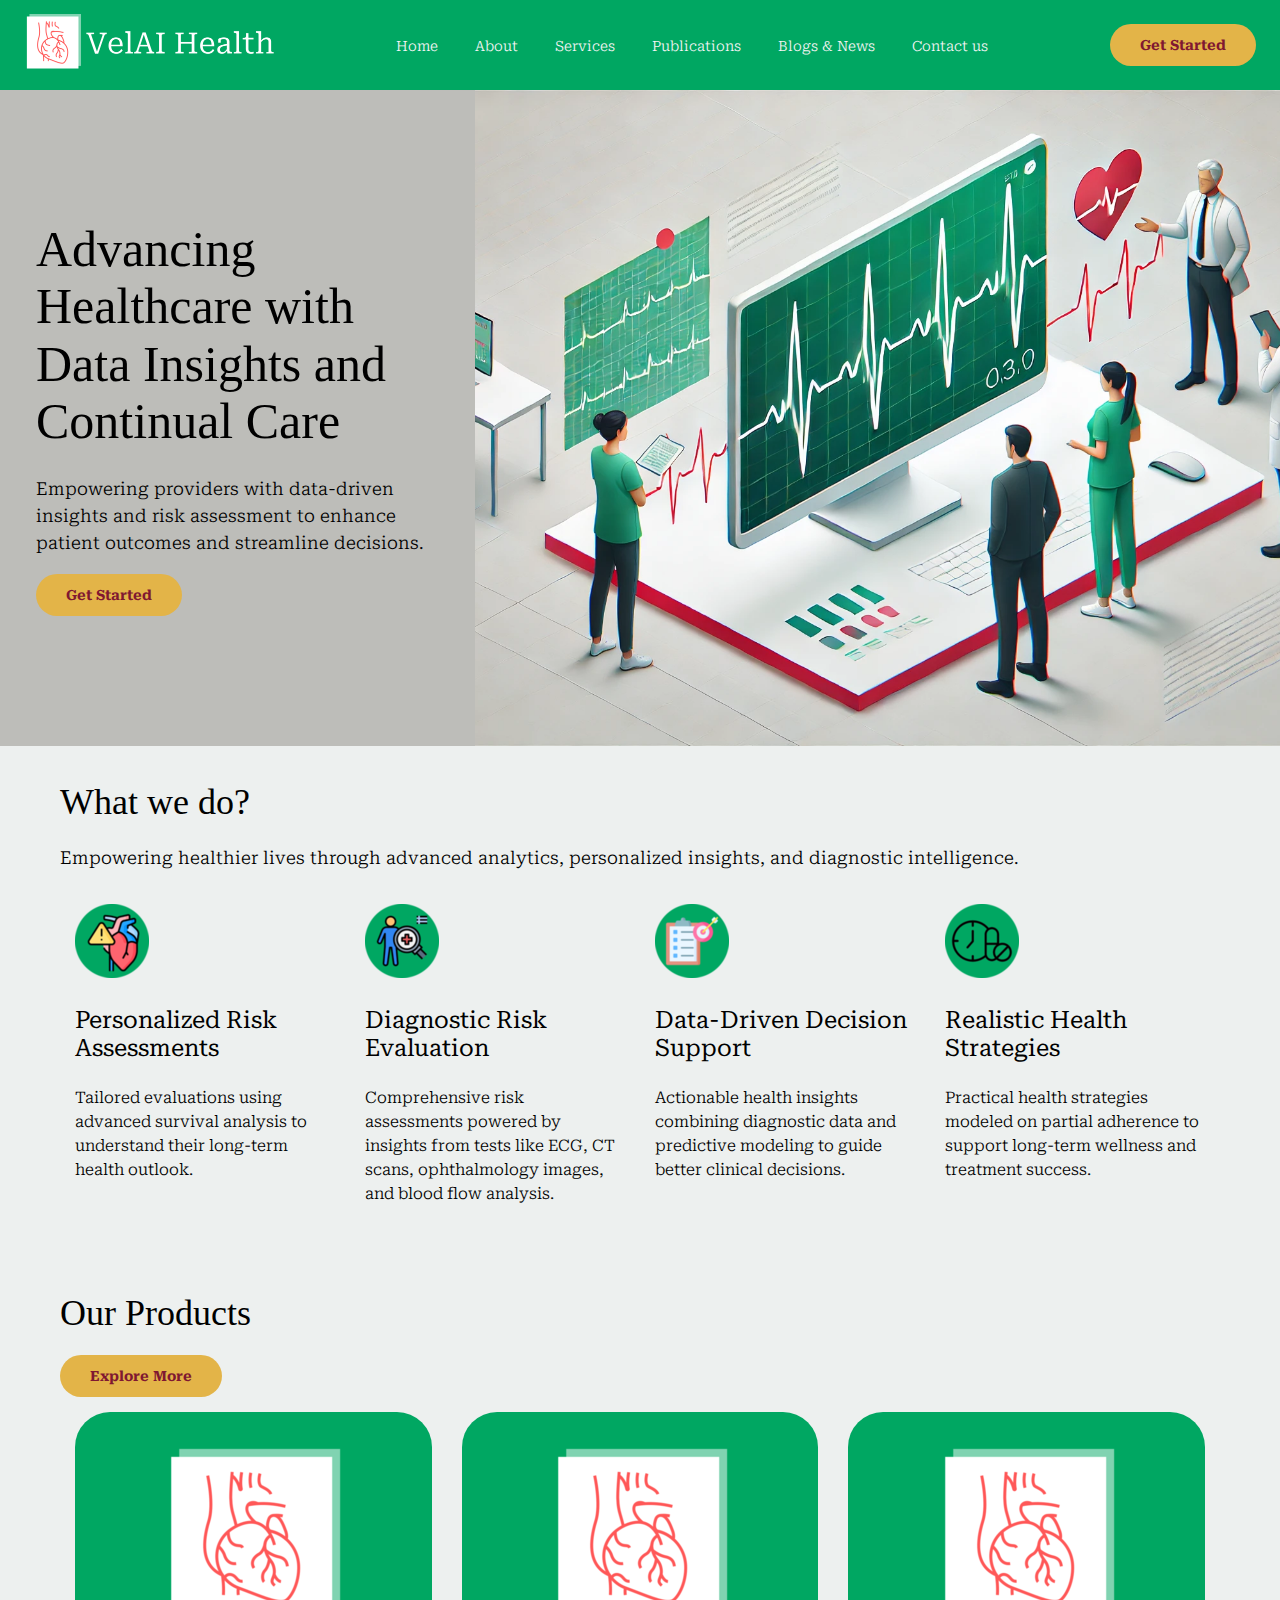
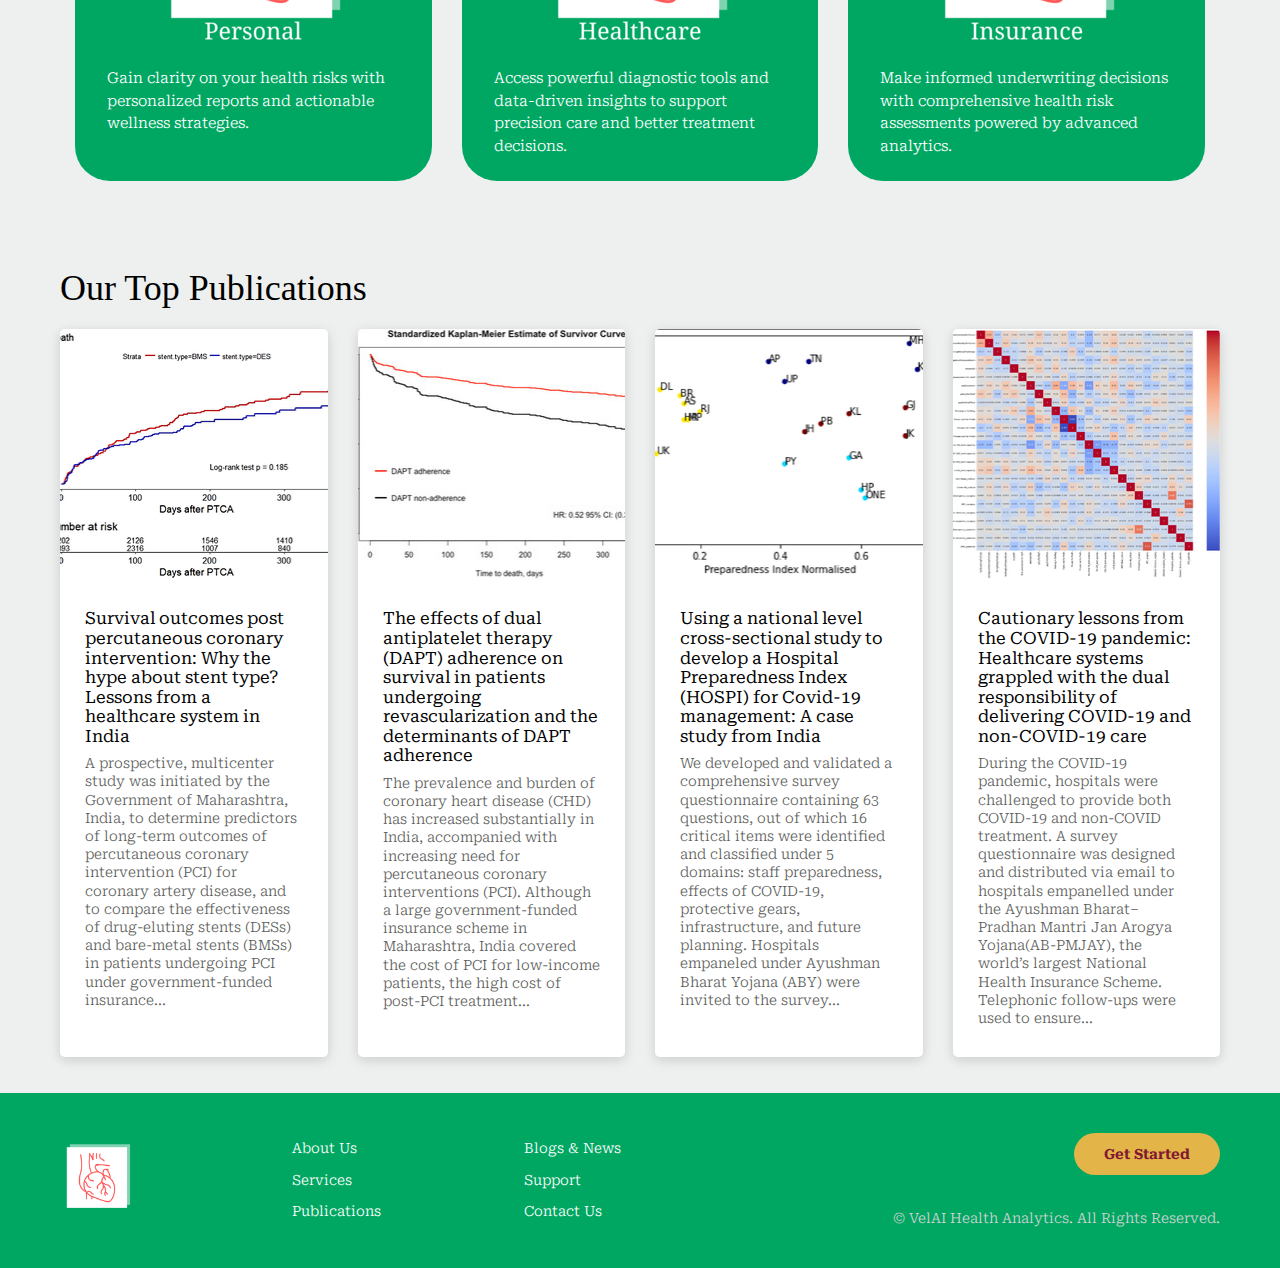
<file: index.html>
<!DOCTYPE html>
<html>
    <head lang ='en'>
        <meta charset="UTF-8">
        <meta name="viewport" content="width=device-width , initial-scale=1.0">
        
        <!--Playfair font-->
        <link rel="preconnect" href="https://fonts.googleapis.com">
        <link rel="preconnect" href="https://fonts.gstatic.com" crossorigin>
        <link href="https://fonts.googleapis.com/css2?family=Playfair:ital,opsz,wght@0,5..1200,300..900;1,5..1200,300..900&display=swap" rel="stylesheet">
        <link rel="stylesheet" href="/app/scss/style.css">

        <!-- Montserrat font-->
        <link rel="preconnect" href="https://fonts.googleapis.com">
        <link rel="preconnect" href="https://fonts.gstatic.com" crossorigin>
        <link href="https://fonts.googleapis.com/css2?family=Montserrat:ital,wght@0,100..900;1,100..900&display=swap" rel="stylesheet">

        <!--Roboto Serif font-->
        <link rel="preconnect" href="https://fonts.googleapis.com">
        <link rel="preconnect" href="https://fonts.gstatic.com" crossorigin>
        <link href="https://fonts.googleapis.com/css2?family=Roboto+Serif:ital,opsz,wght@0,8..144,100..900;1,8..144,100..900&display=swap" rel="stylesheet">

        <!--Roboto Flex-->
        <link rel="preconnect" href="https://fonts.googleapis.com">
        <link rel="preconnect" href="https://fonts.gstatic.com" crossorigin>
        <link href="https://fonts.googleapis.com/css2?family=Roboto+Flex:opsz,wght@8..144,100..1000&display=swap" rel="stylesheet">

        <!--Roboto font-->
        <link rel="preconnect" href="https://fonts.googleapis.com">
        <link rel="preconnect" href="https://fonts.gstatic.com" crossorigin>
        <link href="https://fonts.googleapis.com/css2?family=Roboto:ital,wght@0,100;0,300;0,400;0,500;0,700;0,900;1,100;1,300;1,400;1,500;1,700;1,900&display=swap" rel="stylesheet">

        <!--Nunito font-->
        <link rel="preconnect" href="https://fonts.googleapis.com">
        <link rel="preconnect" href="https://fonts.gstatic.com" crossorigin>
        <link href="https://fonts.googleapis.com/css2?family=Nunito+Sans:ital,opsz,wght@0,6..12,200..1000;1,6..12,200..1000&display=swap" rel="stylesheet">

        <link rel="icon" type="image/x-icon" href="/images/icon.png">

    <title> Vel.AI Health Analytics</title>
    </head>
    
    <body>
        <header class = "header">
            <div class = "overlay"></div>
            <nav class = "container flex flex-jc-sb flex-ai-c">
                <a href="index.html" class = "header__logo">
                    <img src = "/images/logo_red.png" alt ="Vel.AI Health Analytics" />
                </a> 
        
                <a href="#" id="btnhamburger" class = "header__toggle open hide-for-desktop">
                    <span></span>
                    <span></span>
                    <span></span>
                </a>

                <div class = "header__links hide-for-mobile">
                    <a href="index.html">Home</a>
                    <a href="about.html">About</a>
                    <a href="services.html">Services</a>
                    <a href="publications.html">Publications</a>
                    <a href="blogs.html">Blogs & News</a>
                    <a href="contact.html">Contact us</a>
                </div>

                <a href="services.html" class="button header__cta hide-for-mobile">Get Started</a>
            </nav>
           
            <div class="header__menu">
                <a href="index.html">Home</a>
                <a href="about.html">About</a>
                <a href="services.html">Services</a>
                <a href="publications.html">Publications</a>
                <a href="blogs.html">Blogs & News</a>
                <a href="contact.html">Contact us</a>
            </div>
        </header>

        <section class="hero">
            <div class="hero__image">

            </div>
            <div class="hero__text">
                <h1>
                    Advancing Healthcare with Data Insights and Continual Care  
                </h1>
                <p>
                    Empowering providers with data-driven insights and risk assessment to enhance patient outcomes and streamline decisions.
                </p>
                <a href="services.html" class = "button hero__cta">Get Started</a>
            </div>
        </section>

        <section class="breif padding padding--pall">
            <div class="breif__intro">
                <h2>
                    What we do?
                </h2>

                <p>
                    Empowering healthier lives through advanced analytics, personalized insights, and diagnostic intelligence.
                </p>
            </div>

            <div class="breif__grid">
                <div class="breif__item">
                    <div class="breif__icon"><img src="/images/riskc_cardiac.png"></div>
                    <div class="breif__title">
                        Personalized Risk Assessments
                    </div>
                    <div class="breif__desc">
                        Tailored evaluations using advanced survival analysis to understand their long-term health outlook.
                    </div>
                </div>

                <div class="breif__item">
                    <div class="breif__icon"><img src="/images/diagnostics.png"></div>
                    <div class="breif__title">
                        Diagnostic Risk Evaluation
                    </div>
                    <div class="breif__desc">
                        Comprehensive risk assessments powered by insights from tests like ECG, CT scans, ophthalmology images, and blood flow analysis.
                    </div>
                </div>

                <div class="breif__item">
                    <div class="breif__icon"><img src="/images/action_plan_icon.png"></div>
                    <div class="breif__title">
                        Data-Driven Decision Support
                    </div>
                    <div class="breif__desc">
                        Actionable health insights combining diagnostic data and predictive modeling to guide better clinical decisions.
                    </div>
                </div>

                <div class="breif__item">
                    <div class="breif__icon"><img src="/images/adherence_icon.png"></div>
                    <div class="breif__title">
                        Realistic Health Strategies
                    </div>
                    <div class="breif__desc">
                        Practical health strategies modeled on partial adherence to support long-term wellness and treatment success.
                    </div>
                </div>
            </div>
        </section>

        <section class="services padding padding--pall">
            <div class="services__intro">
                <h2>Our Products</h2>

                <a href="services.html" class="button">Explore More</a>
            </div>

            <div class="services__grid">

                <!--Velai Health Personal-->
                <a href="#" class="services__item">
                    <div class="services__icon"> <img src="/images/vh_personal.png" alt=""></div>
                    <div class="services__desc">
                        Gain clarity on your health risks with personalized reports and actionable wellness strategies.
                    </div>
                </a>

                <!--Velai Health Healthcare-->
                <a href="#" class="services__item">
                    <div class="services__icon"> <img src="/images/vh_healthcare.png" alt=""></div>
                    <div class="services__desc">
                        Access powerful diagnostic tools and data-driven insights to support precision care and better treatment decisions.
                    </div>
                </a>

                <!--Velai Health Insurance-->
                <a href="#" class="services__item">
                    <div class="services__icon"> <img src="/images/vh_insurance.png" alt=""></div>
                    <div class="services__desc">
                        Make informed underwriting decisions with comprehensive health risk assessments powered by advanced analytics.
                    </div>
                </a>

            </div>
        </section>

        <section class="publications">
            <div class="publications__content padding padding--pall">
                <h2>Our Top Publications</h2>

                <div class="publications__grid">
                    <!--Survival Outcomes-->
                    <a href= "https://journals.plos.org/plosone/article?id=10.1371/journal.pone.0196830" class="publications__item">
                        <div class="publications__image" style="background-image: url('/images/survival_outcomes.png');"></div>
                        <div class="publications__text">
                            <div class="publications__title">Survival outcomes post percutaneous coronary intervention: Why the hype about stent type? Lessons from a healthcare system in India</div>
                            <div class="publications__desc">A prospective, multicenter study was initiated by the Government of Maharashtra, India, to determine predictors of long-term outcomes of percutaneous coronary intervention (PCI) for coronary artery disease, and to compare the effectiveness of drug-eluting stents (DESs) and bare-metal stents (BMSs) in patients undergoing PCI under government-funded insurance...</div>

                        </div>
                    </a>

                    <!--DAPT Adherence-->
                    <a href= "https://pmc.ncbi.nlm.nih.gov/articles/PMC9125829/" class="publications__item">
                        <div class="publications__image" style="background-image: url('/images/dapt.jpg');"></div>
                        <div class="publications__text">
                            <div class="publications__title">The effects of dual antiplatelet therapy (DAPT) adherence on survival in patients undergoing revascularization and the determinants of DAPT adherence</div>
                            <div class="publications__desc">The prevalence and burden of coronary heart disease (CHD) has increased substantially in India, accompanied with increasing need for percutaneous coronary interventions (PCI). Although a large government-funded insurance scheme in Maharashtra, India covered the cost of PCI for low-income patients, the high cost of post-PCI treatment...</div>

                        </div>
                    </a>

                    <!--Covid-19 case study-->
                    <a href= "https://journals.plos.org/plosone/article?id=10.1371/journal.pone.0269842" class="publications__item">
                        <div class="publications__image" style="background-image: url('/images/covid_case.png');"></div>
                        <div class="publications__text">
                            <div class="publications__title">Using a national level cross-sectional study to develop a Hospital Preparedness Index (HOSPI) for Covid-19 management: A case study from India</div>
                            <div class="publications__desc">We developed and validated a comprehensive survey questionnaire containing 63 questions, out of which 16 critical items were identified and classified under 5 domains: staff preparedness, effects of COVID-19, protective gears, infrastructure, and future planning. Hospitals empaneled under Ayushman Bharat Yojana (ABY) were invited to the survey...</div>

                        </div>
                    </a>

                    <!--Covid cautionary-->
                    <a href= "https://journals.plos.org/globalpublichealth/article?id=10.1371/journal.pgph.0002035" class="publications__item">
                        <div class="publications__image" style="background-image: url('/images/covid_cautionary.png');"></div>
                        <div class="publications__text">
                            <div class="publications__title">Cautionary lessons from the COVID-19 pandemic: Healthcare systems grappled with the dual responsibility of delivering COVID-19 and non-COVID-19 care</div>
                            <div class="publications__desc">During the COVID-19 pandemic, hospitals were challenged to provide both COVID-19 and non-COVID treatment. A survey questionnaire was designed and distributed via email to hospitals empanelled under the Ayushman Bharat–Pradhan Mantri Jan Arogya Yojana(AB-PMJAY), the world’s largest National Health Insurance Scheme. Telephonic follow-ups were used to ensure...</div>

                        </div>
                    </a>


                </div>


            </div>
        </section>

        <footer class= "footer padding padding--pall">
            <a href="#" class = "footer__logo">
                <img src="/images/icon.png" alt="">
            </a>

            <div class="footer__links col1">
                <a href="about.html">About Us</a>
                <a href="services.html">Services</a>
                <a href="publications.html">Publications</a>
            </div>

            <div class="footer__links col2">
                <a href="blogs.html">Blogs & News</a>
                <a href="#">Support</a>
                <a href="contact.html">Contact Us</a>
            </div>

            <div class="footer__cta">
                <a href="services.html" class="button">Get Started</a>
            </div>

            <div class="footer__copyright">
                &copy; VelAI Health Analytics. All Rights Reserved.
            </div>

        </footer>
 
        <script src="/app/js/script.js"></script>
    </body>
</html>
</file>
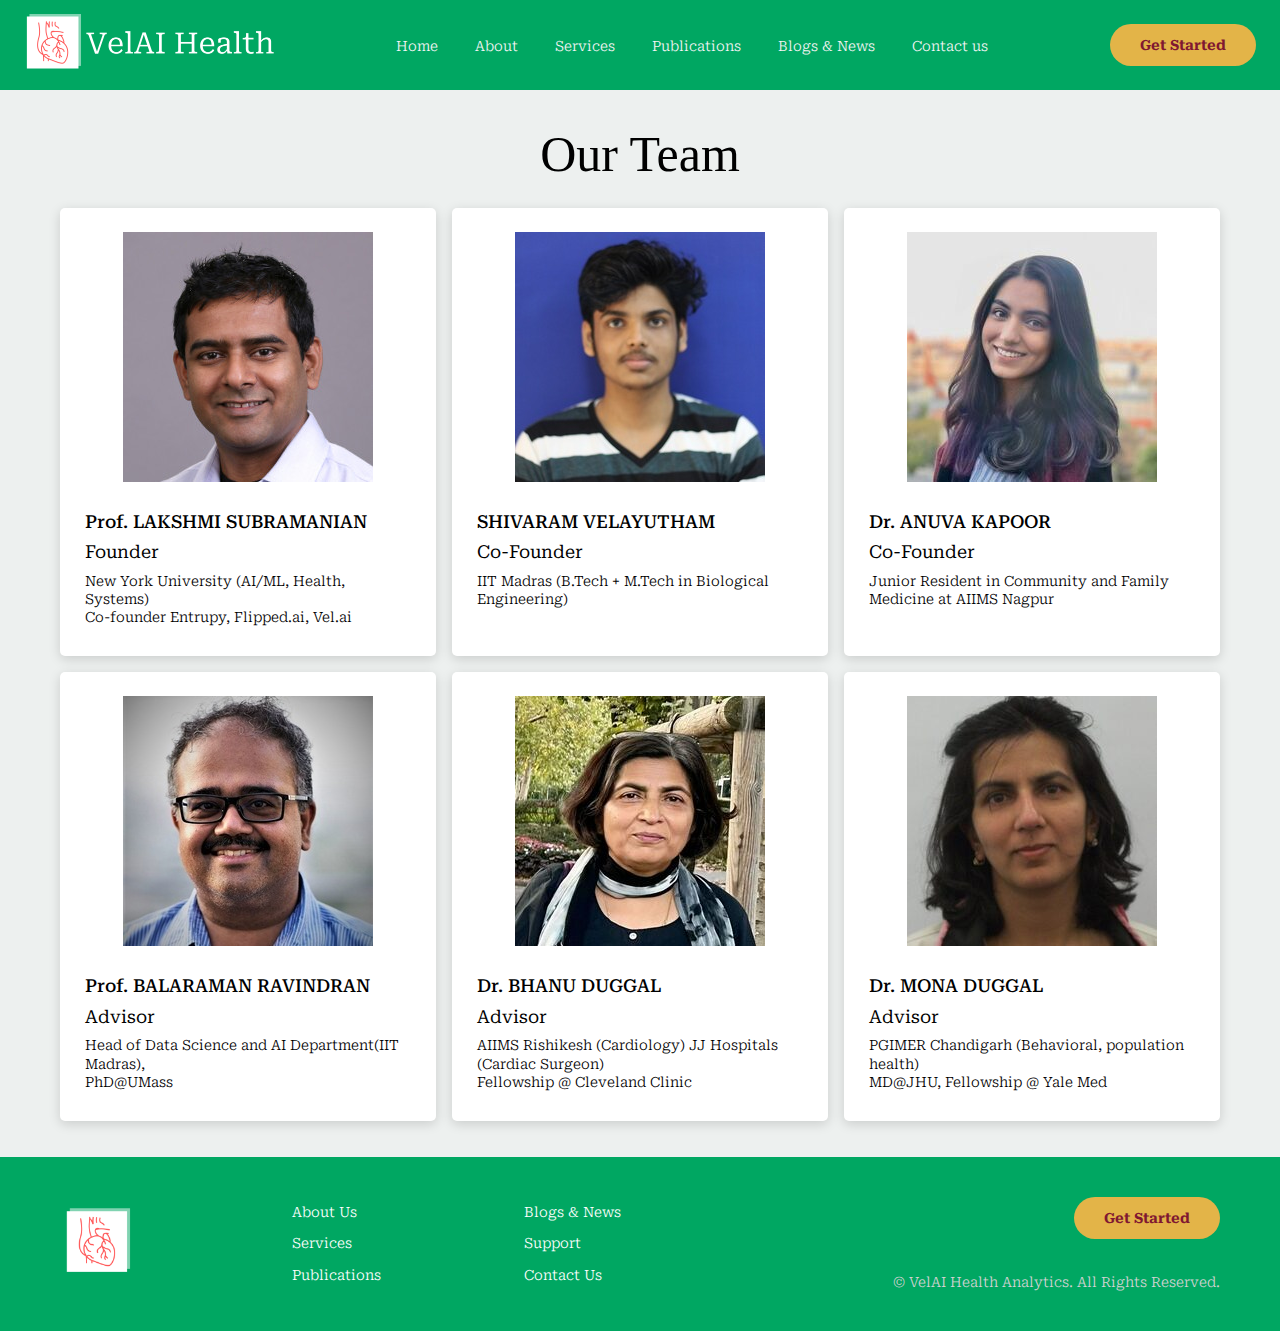
<file: about.html>
<!DOCTYPE html>
<html>
    <head lang ='en'>
        <meta charset="UTF-8">
        <meta name="viewport" content="width=device-width , initial-scale=1.0">
        
        <!--Playfair font-->
        <link rel="preconnect" href="https://fonts.googleapis.com">
        <link rel="preconnect" href="https://fonts.gstatic.com" crossorigin>
        <link href="https://fonts.googleapis.com/css2?family=Playfair:ital,opsz,wght@0,5..1200,300..900;1,5..1200,300..900&display=swap" rel="stylesheet">
        <link rel="stylesheet" href="/app/scss/style.css">

        <!-- Montserrat font-->
        <link rel="preconnect" href="https://fonts.googleapis.com">
        <link rel="preconnect" href="https://fonts.gstatic.com" crossorigin>
        <link href="https://fonts.googleapis.com/css2?family=Montserrat:ital,wght@0,100..900;1,100..900&display=swap" rel="stylesheet">

        <!--Roboto Serif font-->
        <link rel="preconnect" href="https://fonts.googleapis.com">
        <link rel="preconnect" href="https://fonts.gstatic.com" crossorigin>
        <link href="https://fonts.googleapis.com/css2?family=Roboto+Serif:ital,opsz,wght@0,8..144,100..900;1,8..144,100..900&display=swap" rel="stylesheet">

        <!--Roboto Flex-->
        <link rel="preconnect" href="https://fonts.googleapis.com">
        <link rel="preconnect" href="https://fonts.gstatic.com" crossorigin>
        <link href="https://fonts.googleapis.com/css2?family=Roboto+Flex:opsz,wght@8..144,100..1000&display=swap" rel="stylesheet">

        <!--Roboto font-->
        <link rel="preconnect" href="https://fonts.googleapis.com">
        <link rel="preconnect" href="https://fonts.gstatic.com" crossorigin>
        <link href="https://fonts.googleapis.com/css2?family=Roboto:ital,wght@0,100;0,300;0,400;0,500;0,700;0,900;1,100;1,300;1,400;1,500;1,700;1,900&display=swap" rel="stylesheet">

        <!--Nunito font-->
        <link rel="preconnect" href="https://fonts.googleapis.com">
        <link rel="preconnect" href="https://fonts.gstatic.com" crossorigin>
        <link href="https://fonts.googleapis.com/css2?family=Nunito+Sans:ital,opsz,wght@0,6..12,200..1000;1,6..12,200..1000&display=swap" rel="stylesheet">

        <link rel="icon" type="image/x-icon" href="/images/icon.png">

    <title> Vel.AI Health Analytics</title>
    </head>
    
    <body>
        <header class = "header">
            <div class = "overlay"></div>
            <nav class = "container flex flex-jc-sb flex-ai-c">
                <a href="index.html" class = "header__logo">
                    <img src = "/images/logo_red.png" alt ="Vel.AI Health Analytics" />
                </a> 
        
                <a href="#" id="btnhamburger" class = "header__toggle open hide-for-desktop">
                    <span></span>
                    <span></span>
                    <span></span>
                </a>

                <div class = "header__links hide-for-mobile">
                    <a href="index.html">Home</a>
                    <a href="about.html">About</a>
                    <a href="services.html">Services</a>
                    <a href="publications.html">Publications</a>
                    <a href="blogs.html">Blogs & News</a>
                    <a href="contact.html">Contact us</a>
                </div>

                <a href="services.html" class="button header__cta hide-for-mobile">Get Started</a>
            </nav>
           
            <div class="header__menu">
                <a href="index.html">Home</a>
                <a href="about.html">About</a>
                <a href="services.html">Services</a>
                <a href="publications.html">Publications</a>
                <a href="blogs.html">Blogs & News</a>
                <a href="contact.html">Contact us</a>
            </div>
        </header>

        <section class="about">

            <div class="about__content padding padding--pall">
                <div class="about__intro">
                    <h1>Our Team</h1>
                </div>
                
    
                <div class="about__grid">
                    <!--Lakshmi Narayanan-->
                    <div class="about__item">
                        <div class="about__image"><img src="/images/lakshmi.jpg" alt=""></div>
                        <div class="about__text">
                            <div class="about__name">Prof. LAKSHMI SUBRAMANIAN</div>
                            <div class="about__desg">Founder</div>
                            <div class="about__about">New York University (AI/ML, Health, Systems) <br> Co-founder Entrupy, Flipped.ai, Vel.ai</div>
                        </div>
                    </div>
    
                    <!--Shivaram-->
                    <div class="about__item">
                        <div class="about__image"><img src="/images/me.jpeg" alt=""></div>
                        <div class="about__text">
                            <div class="about__name">SHIVARAM VELAYUTHAM</div>
                            <div class="about__desg">Co-Founder</div>
                            <div class="about__about">IIT Madras (B.Tech + M.Tech in Biological Engineering)</div>
                        </div>
                    </div>
    
                    <!--Anuva Kapoor-->
                    <div class="about__item">
                        <div class="about__image"><img src="/images/anuva.jpeg" alt=""></div>
                        <div class="about__text">
                            <div class="about__name">Dr. ANUVA KAPOOR</div>
                            <div class="about__desg">Co-Founder</div>
                            <div class="about__about">Junior Resident in Community and Family Medicine at AIIMS Nagpur</div>
                        </div>
                    </div>
    
                    <!--Ravindran-->
                    <div class="about__item">
                        <div class="about__image"><img src="/images/ravindran.jpg" alt=""></div>
                        <div class="about__text">
                            <div class="about__name">Prof. BALARAMAN RAVINDRAN</div>
                            <div class="about__desg">Advisor</div>
                            <div class="about__about"> Head of Data Science and AI Department(IIT Madras), <br> PhD@UMass</div>
                        </div>
                    </div>
    
                    <!--Bhanu Duggal-->
                    <div class="about__item">
                        <div class="about__image"><img src="/images/bhanu.jpeg" alt=""></div>
                        <div class="about__text">
                            <div class="about__name">Dr. BHANU DUGGAL</div>
                            <div class="about__desg">Advisor</div>
                            <div class="about__about">AIIMS Rishikesh (Cardiology) JJ Hospitals (Cardiac Surgeon) <br> Fellowship @ Cleveland Clinic</div>
                        </div>
                        
                    </div>
    
                    <!--Mona Duggal-->
                    <div class="about__item">
                        <div class="about__image"><img src="/images/monaduggal.jpg" alt=""></div>
                        <div class="about__text">
                            <div class="about__name">Dr. MONA DUGGAL</div>
                            <div class="about__desg">Advisor</div>
                            <div class="about__about">PGIMER Chandigarh (Behavioral, population health) <br> MD@JHU, Fellowship @ Yale Med</div>
                        </div>
                    </div>
    
                </div>

            </div>
            
        </section>

        <footer class= "footer padding padding--pall">
            <a href="#" class = "footer__logo">
                <img src="/images/icon.png" alt="">
            </a>

            <div class="footer__links col1">
                <a href="about.html">About Us</a>
                <a href="services.html">Services</a>
                <a href="publications.html">Publications</a>
            </div>

            <div class="footer__links col2">
                <a href="blogs.html">Blogs & News</a>
                <a href="#">Support</a>
                <a href="contact.html">Contact Us</a>
            </div>

            <div class="footer__cta">
                <a href="services.html" class="button">Get Started</a>
            </div>

            <div class="footer__copyright">
                &copy; VelAI Health Analytics. All Rights Reserved.
            </div>

        </footer>
 
        <script src="/app/js/script.js"></script>
    </body>
</html>
</file>
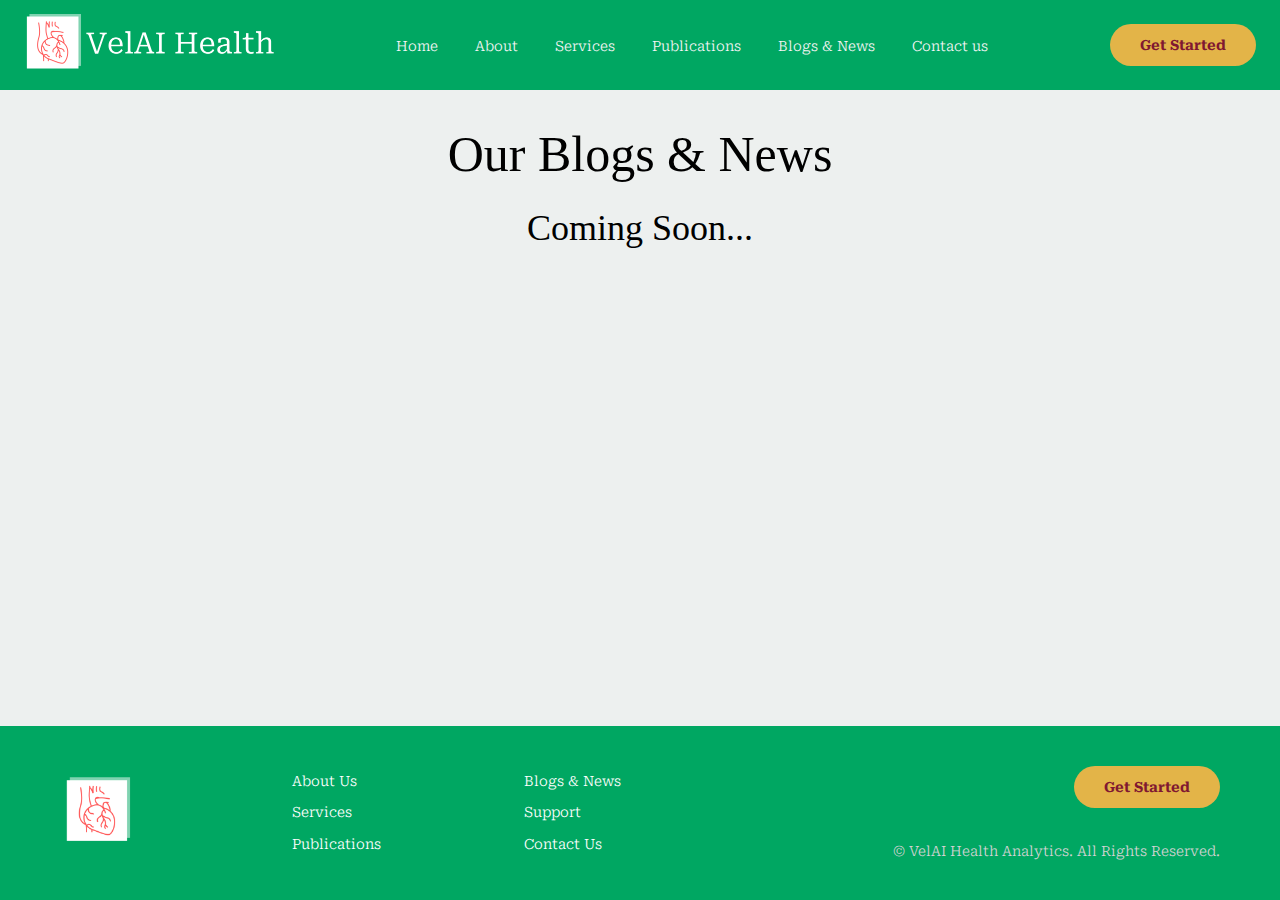
<file: blogs.html>
<!DOCTYPE html>
<html>
    <head lang ='en'>
        <meta charset="UTF-8">
        <meta name="viewport" content="width=device-width , initial-scale=1.0">
        
        <!--Playfair font-->
        <link rel="preconnect" href="https://fonts.googleapis.com">
        <link rel="preconnect" href="https://fonts.gstatic.com" crossorigin>
        <link href="https://fonts.googleapis.com/css2?family=Playfair:ital,opsz,wght@0,5..1200,300..900;1,5..1200,300..900&display=swap" rel="stylesheet">
        <link rel="stylesheet" href="/app/scss/style.css">

        <!-- Montserrat font-->
        <link rel="preconnect" href="https://fonts.googleapis.com">
        <link rel="preconnect" href="https://fonts.gstatic.com" crossorigin>
        <link href="https://fonts.googleapis.com/css2?family=Montserrat:ital,wght@0,100..900;1,100..900&display=swap" rel="stylesheet">

        <!--Roboto Serif font-->
        <link rel="preconnect" href="https://fonts.googleapis.com">
        <link rel="preconnect" href="https://fonts.gstatic.com" crossorigin>
        <link href="https://fonts.googleapis.com/css2?family=Roboto+Serif:ital,opsz,wght@0,8..144,100..900;1,8..144,100..900&display=swap" rel="stylesheet">

        <!--Roboto Flex-->
        <link rel="preconnect" href="https://fonts.googleapis.com">
        <link rel="preconnect" href="https://fonts.gstatic.com" crossorigin>
        <link href="https://fonts.googleapis.com/css2?family=Roboto+Flex:opsz,wght@8..144,100..1000&display=swap" rel="stylesheet">

        <!--Roboto font-->
        <link rel="preconnect" href="https://fonts.googleapis.com">
        <link rel="preconnect" href="https://fonts.gstatic.com" crossorigin>
        <link href="https://fonts.googleapis.com/css2?family=Roboto:ital,wght@0,100;0,300;0,400;0,500;0,700;0,900;1,100;1,300;1,400;1,500;1,700;1,900&display=swap" rel="stylesheet">

        <!--Nunito font-->
        <link rel="preconnect" href="https://fonts.googleapis.com">
        <link rel="preconnect" href="https://fonts.gstatic.com" crossorigin>
        <link href="https://fonts.googleapis.com/css2?family=Nunito+Sans:ital,opsz,wght@0,6..12,200..1000;1,6..12,200..1000&display=swap" rel="stylesheet">
        <link rel="icon" type="image/x-icon" href="/images/icon.png">

    <title> Vel.AI Health Analytics</title>
    </head>
    
    <body>
        <div class="wrapper">
            <header class = "header">
                <div class = "overlay"></div>
                <nav class = "container flex flex-jc-sb flex-ai-c">
                    <a href="index.html" class = "header__logo">
                        <img src = "/images/logo_red.png" alt ="Vel.AI Health Analytics" />
                    </a> 
            
                    <a href="#" id="btnhamburger" class = "header__toggle open hide-for-desktop">
                        <span></span>
                        <span></span>
                        <span></span>
                    </a>
    
                    <div class = "header__links hide-for-mobile">
                        <a href="index.html">Home</a>
                        <a href="about.html">About</a>
                        <a href="services.html">Services</a>
                        <a href="publications.html">Publications</a>
                        <a href="blogs.html">Blogs & News</a>
                        <a href="contact.html">Contact us</a>
                    </div>
    
                    <a href="services.html" class="button header__cta hide-for-mobile">Get Started</a>
                </nav>
               
                <div class="header__menu">
                    <a href="index.html">Home</a>
                    <a href="about.html">About</a>
                    <a href="services.html">Services</a>
                    <a href="publications.html">Publications</a>
                    <a href="blogs.html">Blogs & News</a>
                    <a href="contact.html">Contact us</a>
                </div>
            </header>
            
            <section class="services">
                <div class="services__content padding padding--pall">
                    <h1>Our Blogs & News</h1>
    
                    <h2>Coming Soon...</h2>
                </div>
            </section>
    
            <footer class= "footer padding padding--pall">
                <a href="#" class = "footer__logo">
                    <img src="/images/icon.png" alt="">
                </a>
    
                <div class="footer__links col1">
                    <a href="about.html">About Us</a>
                    <a href="services.html">Services</a>
                    <a href="publications.html">Publications</a>
                </div>
    
                <div class="footer__links col2">
                    <a href="blogs.html">Blogs & News</a>
                    <a href="#">Support</a>
                    <a href="contact.html">Contact Us</a>
                </div>
    
                <div class="footer__cta">
                    <a href="services.html" class="button">Get Started</a>
                </div>
    
                <div class="footer__copyright">
                    &copy; VelAI Health Analytics. All Rights Reserved.
                </div>
    
            </footer>
        </div>
 
        <script src="/app/js/script.js"></script>
    </body>
</html>
</file>
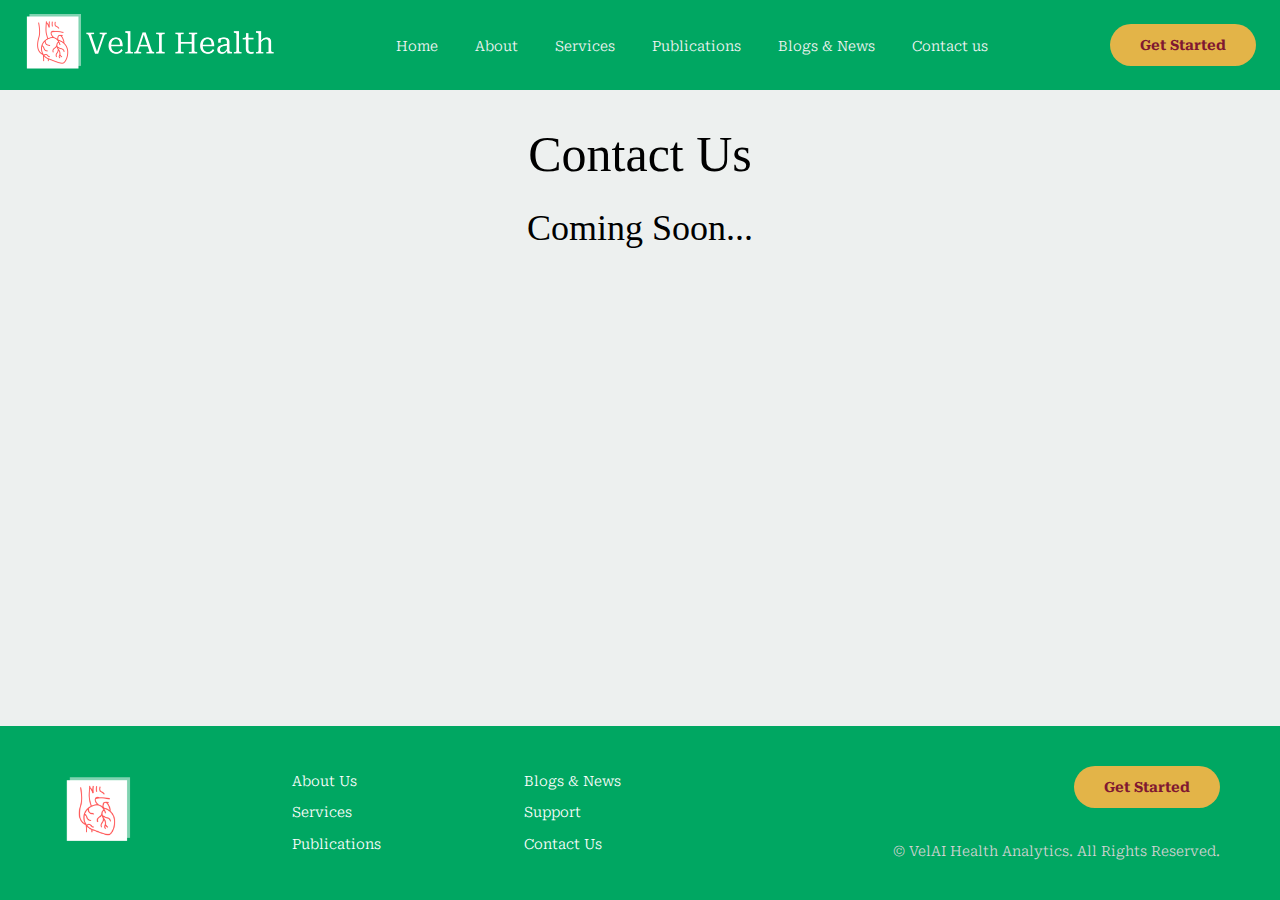
<file: contact.html>
<!DOCTYPE html>
<html>
    <head lang ='en'>
        <meta charset="UTF-8">
        <meta name="viewport" content="width=device-width , initial-scale=1.0">
        
        <!--Playfair font-->
        <link rel="preconnect" href="https://fonts.googleapis.com">
        <link rel="preconnect" href="https://fonts.gstatic.com" crossorigin>
        <link href="https://fonts.googleapis.com/css2?family=Playfair:ital,opsz,wght@0,5..1200,300..900;1,5..1200,300..900&display=swap" rel="stylesheet">
        <link rel="stylesheet" href="/app/scss/style.css">

        <!-- Montserrat font-->
        <link rel="preconnect" href="https://fonts.googleapis.com">
        <link rel="preconnect" href="https://fonts.gstatic.com" crossorigin>
        <link href="https://fonts.googleapis.com/css2?family=Montserrat:ital,wght@0,100..900;1,100..900&display=swap" rel="stylesheet">

        <!--Roboto Serif font-->
        <link rel="preconnect" href="https://fonts.googleapis.com">
        <link rel="preconnect" href="https://fonts.gstatic.com" crossorigin>
        <link href="https://fonts.googleapis.com/css2?family=Roboto+Serif:ital,opsz,wght@0,8..144,100..900;1,8..144,100..900&display=swap" rel="stylesheet">

        <!--Roboto Flex-->
        <link rel="preconnect" href="https://fonts.googleapis.com">
        <link rel="preconnect" href="https://fonts.gstatic.com" crossorigin>
        <link href="https://fonts.googleapis.com/css2?family=Roboto+Flex:opsz,wght@8..144,100..1000&display=swap" rel="stylesheet">

        <!--Roboto font-->
        <link rel="preconnect" href="https://fonts.googleapis.com">
        <link rel="preconnect" href="https://fonts.gstatic.com" crossorigin>
        <link href="https://fonts.googleapis.com/css2?family=Roboto:ital,wght@0,100;0,300;0,400;0,500;0,700;0,900;1,100;1,300;1,400;1,500;1,700;1,900&display=swap" rel="stylesheet">

        <!--Nunito font-->
        <link rel="preconnect" href="https://fonts.googleapis.com">
        <link rel="preconnect" href="https://fonts.gstatic.com" crossorigin>
        <link href="https://fonts.googleapis.com/css2?family=Nunito+Sans:ital,opsz,wght@0,6..12,200..1000;1,6..12,200..1000&display=swap" rel="stylesheet">

        <link rel="icon" type="image/x-icon" href="/images/icon.png">
    <title> Vel.AI Health Analytics</title>
    </head>
    
    <body>
        <div class="wrapper">
            <header class = "header">
                <div class = "overlay"></div>
                <nav class = "container flex flex-jc-sb flex-ai-c">
                    <a href="index.html" class = "header__logo">
                        <img src = "/images/logo_red.png" alt ="Vel.AI Health Analytics" />
                    </a> 
            
                    <a href="#" id="btnhamburger" class = "header__toggle open hide-for-desktop">
                        <span></span>
                        <span></span>
                        <span></span>
                    </a>
    
                    <div class = "header__links hide-for-mobile">
                        <a href="index.html">Home</a>
                        <a href="about.html">About</a>
                        <a href="services.html">Services</a>
                        <a href="publications.html">Publications</a>
                        <a href="blogs.html">Blogs & News</a>
                        <a href="contact.html">Contact us</a>
                    </div>
    
                    <a href="services.html" class="button header__cta hide-for-mobile">Get Started</a>
                </nav>
               
                <div class="header__menu">
                    <a href="index.html">Home</a>
                    <a href="about.html">About</a>
                    <a href="services.html">Services</a>
                    <a href="publications.html">Publications</a>
                    <a href="blogs.html">Blogs & News</a>
                    <a href="contact.html">Contact us</a>
                </div>
            </header>
            
            <section class="services">
                <div class="services__content padding padding--pall">
                    <h1>Contact Us</h1>
    
                    <h2>Coming Soon...</h2>
                </div>
            </section>
    
            <footer class= "footer padding padding--pall">
                <a href="#" class = "footer__logo">
                    <img src="/images/icon.png" alt="">
                </a>
    
                <div class="footer__links col1">
                    <a href="about.html">About Us</a>
                    <a href="services.html">Services</a>
                    <a href="publications.html">Publications</a>
                </div>
    
                <div class="footer__links col2">
                    <a href="blogs.html">Blogs & News</a>
                    <a href="#">Support</a>
                    <a href="contact.html">Contact Us</a>
                </div>
    
                <div class="footer__cta">
                    <a href="services.html" class="button">Get Started</a>
                </div>
    
                <div class="footer__copyright">
                    &copy; VelAI Health Analytics. All Rights Reserved.
                </div>
    
            </footer>
        </div>
 
        <script src="/app/js/script.js"></script>
    </body>
</html>
</file>
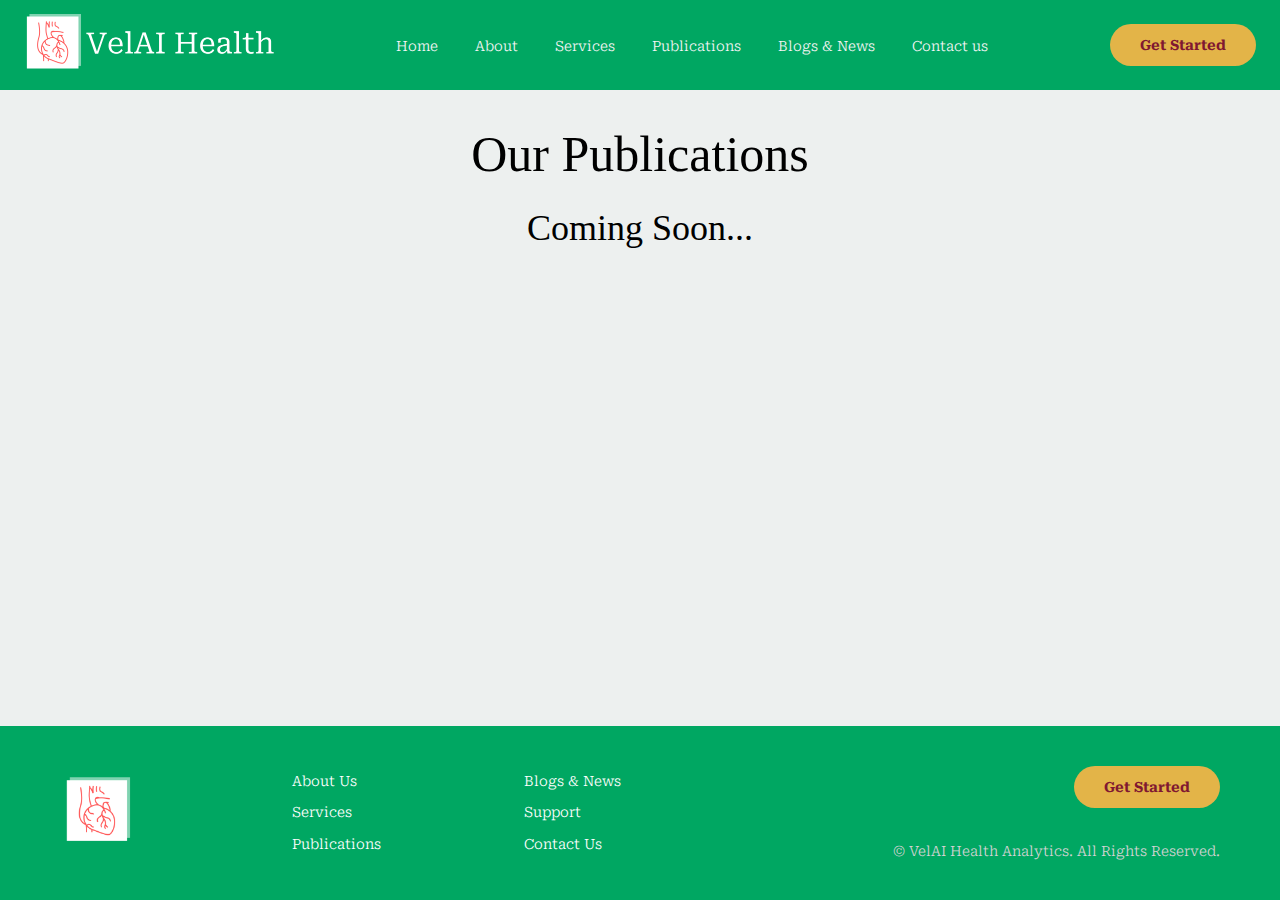
<file: publications.html>
<!DOCTYPE html>
<html>
    <head lang ='en'>
        <meta charset="UTF-8">
        <meta name="viewport" content="width=device-width , initial-scale=1.0">
        
        <!--Playfair font-->
        <link rel="preconnect" href="https://fonts.googleapis.com">
        <link rel="preconnect" href="https://fonts.gstatic.com" crossorigin>
        <link href="https://fonts.googleapis.com/css2?family=Playfair:ital,opsz,wght@0,5..1200,300..900;1,5..1200,300..900&display=swap" rel="stylesheet">
        <link rel="stylesheet" href="/app/scss/style.css">

        <!-- Montserrat font-->
        <link rel="preconnect" href="https://fonts.googleapis.com">
        <link rel="preconnect" href="https://fonts.gstatic.com" crossorigin>
        <link href="https://fonts.googleapis.com/css2?family=Montserrat:ital,wght@0,100..900;1,100..900&display=swap" rel="stylesheet">

        <!--Roboto Serif font-->
        <link rel="preconnect" href="https://fonts.googleapis.com">
        <link rel="preconnect" href="https://fonts.gstatic.com" crossorigin>
        <link href="https://fonts.googleapis.com/css2?family=Roboto+Serif:ital,opsz,wght@0,8..144,100..900;1,8..144,100..900&display=swap" rel="stylesheet">

        <!--Roboto Flex-->
        <link rel="preconnect" href="https://fonts.googleapis.com">
        <link rel="preconnect" href="https://fonts.gstatic.com" crossorigin>
        <link href="https://fonts.googleapis.com/css2?family=Roboto+Flex:opsz,wght@8..144,100..1000&display=swap" rel="stylesheet">

        <!--Roboto font-->
        <link rel="preconnect" href="https://fonts.googleapis.com">
        <link rel="preconnect" href="https://fonts.gstatic.com" crossorigin>
        <link href="https://fonts.googleapis.com/css2?family=Roboto:ital,wght@0,100;0,300;0,400;0,500;0,700;0,900;1,100;1,300;1,400;1,500;1,700;1,900&display=swap" rel="stylesheet">

        <!--Nunito font-->
        <link rel="preconnect" href="https://fonts.googleapis.com">
        <link rel="preconnect" href="https://fonts.gstatic.com" crossorigin>
        <link href="https://fonts.googleapis.com/css2?family=Nunito+Sans:ital,opsz,wght@0,6..12,200..1000;1,6..12,200..1000&display=swap" rel="stylesheet">

        <link rel="icon" type="image/x-icon" href="/images/icon.png">
    <title> Vel.AI Health Analytics</title>
    </head>
    
    <body>
        <div class="wrapper">
            <header class = "header">
                <div class = "overlay"></div>
                <nav class = "container flex flex-jc-sb flex-ai-c">
                    <a href="index.html" class = "header__logo">
                        <img src = "/images/logo_red.png" alt ="Vel.AI Health Analytics" />
                    </a> 
            
                    <a href="#" id="btnhamburger" class = "header__toggle open hide-for-desktop">
                        <span></span>
                        <span></span>
                        <span></span>
                    </a>
    
                    <div class = "header__links hide-for-mobile">
                        <a href="index.html">Home</a>
                        <a href="about.html">About</a>
                        <a href="services.html">Services</a>
                        <a href="publications.html">Publications</a>
                        <a href="blogs.html">Blogs & News</a>
                        <a href="contact.html">Contact us</a>
                    </div>
    
                    <a href="services.html" class="button header__cta hide-for-mobile">Get Started</a>
                </nav>
               
                <div class="header__menu">
                    <a href="index.html">Home</a>
                    <a href="about.html">About</a>
                    <a href="services.html">Services</a>
                    <a href="publications.html">Publications</a>
                    <a href="blogs.html">Blogs & News</a>
                    <a href="contact.html">Contact us</a>
                </div>
            </header>
            
            <section class="services">
                <div class="services__content padding padding--pall">
                    <h1>Our Publications</h1>
    
                    <h2>Coming Soon...</h2>
                </div>
            </section>
    
            <footer class= "footer padding padding--pall">
                <a href="#" class = "footer__logo">
                    <img src="/images/icon.png" alt="">
                </a>
    
                <div class="footer__links col1">
                    <a href="about.html">About Us</a>
                    <a href="services.html">Services</a>
                    <a href="publications.html">Publications</a>
                </div>
    
                <div class="footer__links col2">
                    <a href="blogs.html">Blogs & News</a>
                    <a href="#">Support</a>
                    <a href="contact.html">Contact Us</a>
                </div>
    
                <div class="footer__cta">
                    <a href="services.html" class="button">Get Started</a>
                </div>
    
                <div class="footer__copyright">
                    &copy; VelAI Health Analytics. All Rights Reserved.
                </div>
    
            </footer>
        </div>
 
        <script src="/app/js/script.js"></script>
    </body>
</html>
</file>
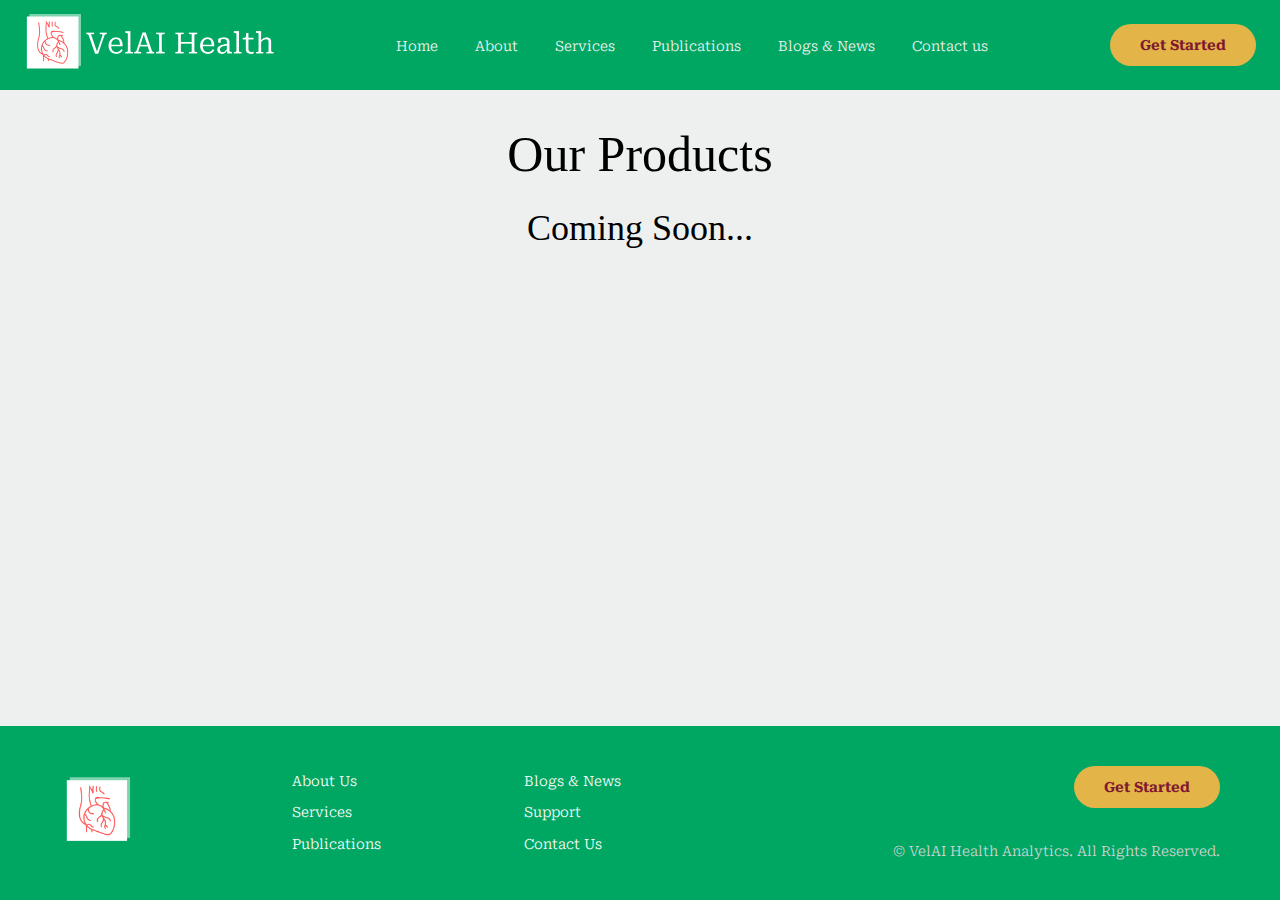
<file: services.html>
<!DOCTYPE html>
<html>
    <head lang ='en'>
        <meta charset="UTF-8">
        <meta name="viewport" content="width=device-width , initial-scale=1.0">
        
        <!--Playfair font-->
        <link rel="preconnect" href="https://fonts.googleapis.com">
        <link rel="preconnect" href="https://fonts.gstatic.com" crossorigin>
        <link href="https://fonts.googleapis.com/css2?family=Playfair:ital,opsz,wght@0,5..1200,300..900;1,5..1200,300..900&display=swap" rel="stylesheet">
        <link rel="stylesheet" href="/app/scss/style.css">

        <!-- Montserrat font-->
        <link rel="preconnect" href="https://fonts.googleapis.com">
        <link rel="preconnect" href="https://fonts.gstatic.com" crossorigin>
        <link href="https://fonts.googleapis.com/css2?family=Montserrat:ital,wght@0,100..900;1,100..900&display=swap" rel="stylesheet">

        <!--Roboto Serif font-->
        <link rel="preconnect" href="https://fonts.googleapis.com">
        <link rel="preconnect" href="https://fonts.gstatic.com" crossorigin>
        <link href="https://fonts.googleapis.com/css2?family=Roboto+Serif:ital,opsz,wght@0,8..144,100..900;1,8..144,100..900&display=swap" rel="stylesheet">

        <!--Roboto Flex-->
        <link rel="preconnect" href="https://fonts.googleapis.com">
        <link rel="preconnect" href="https://fonts.gstatic.com" crossorigin>
        <link href="https://fonts.googleapis.com/css2?family=Roboto+Flex:opsz,wght@8..144,100..1000&display=swap" rel="stylesheet">

        <!--Roboto font-->
        <link rel="preconnect" href="https://fonts.googleapis.com">
        <link rel="preconnect" href="https://fonts.gstatic.com" crossorigin>
        <link href="https://fonts.googleapis.com/css2?family=Roboto:ital,wght@0,100;0,300;0,400;0,500;0,700;0,900;1,100;1,300;1,400;1,500;1,700;1,900&display=swap" rel="stylesheet">

        <!--Nunito font-->
        <link rel="preconnect" href="https://fonts.googleapis.com">
        <link rel="preconnect" href="https://fonts.gstatic.com" crossorigin>
        <link href="https://fonts.googleapis.com/css2?family=Nunito+Sans:ital,opsz,wght@0,6..12,200..1000;1,6..12,200..1000&display=swap" rel="stylesheet">

        <link rel="icon" type="image/x-icon" href="/images/icon.png">

    <title> Vel.AI Health Analytics</title>
    </head>
    
    <body>
        <div class="wrapper">
            <header class = "header">
                <div class = "overlay"></div>
                <nav class = "container flex flex-jc-sb flex-ai-c">
                    <a href="index.html" class = "header__logo">
                        <img src = "/images/logo_red.png" alt ="Vel.AI Health Analytics" />
                    </a> 
            
                    <a href="#" id="btnhamburger" class = "header__toggle open hide-for-desktop">
                        <span></span>
                        <span></span>
                        <span></span>
                    </a>
    
                    <div class = "header__links hide-for-mobile">
                        <a href="index.html">Home</a>
                        <a href="about.html">About</a>
                        <a href="services.html">Services</a>
                        <a href="publications.html">Publications</a>
                        <a href="blogs.html">Blogs & News</a>
                        <a href="contact.html">Contact us</a>
                    </div>
    
                    <a href="services.html" class="button header__cta hide-for-mobile">Get Started</a>
                </nav>
               
                <div class="header__menu">
                    <a href="index.html">Home</a>
                    <a href="about.html">About</a>
                    <a href="services.html">Services</a>
                    <a href="publications.html">Publications</a>
                    <a href="blogs.html">Blogs & News</a>
                    <a href="contact.html">Contact us</a>
                </div>
            </header>
            
            <section class="services">
                <div class="services__content padding padding--pall">
                    <h1>Our Products</h1>
    
                    <h2>Coming Soon...</h2>
                </div>
            </section>
    
            <footer class= "footer padding padding--pall">
                <a href="#" class = "footer__logo">
                    <img src="/images/icon.png" alt="">
                </a>
    
                <div class="footer__links col1">
                    <a href="about.html">About Us</a>
                    <a href="services.html">Services</a>
                    <a href="publications.html">Publications</a>
                </div>
    
                <div class="footer__links col2">
                    <a href="blogs.html">Blogs & News</a>
                    <a href="#">Support</a>
                    <a href="contact.html">Contact Us</a>
                </div>
    
                <div class="footer__cta">
                    <a href="services.html" class="button">Get Started</a>
                </div>
    
                <div class="footer__copyright">
                    &copy; VelAI Health Analytics. All Rights Reserved.
                </div>
    
            </footer>
        </div>
 
        <script src="/app/js/script.js"></script>
    </body>
</html>
</file>
<file: app/scss/style.css>
@keyframes fade_in {
  from {
    visibility: hidden;
    opacity: 0;
  }
  1% {
    visibility: visible;
    opacity: 0;
  }
  to {
    visibility: visible;
    opacity: 1;
  }
}
.fade-in {
  animation: fade-in 200ms ease-in-out forwards;
}

@keyframes fade_out {
  from {
    visibility: visible;
    opacity: 1;
  }
  99% {
    visibility: visible;
    opacity: 0;
  }
  to {
    visibility: hidden;
    opacity: 0;
  }
}
.fade-out {
  animation: fade-out 200ms ease-in-out forwards;
}

html {
  font-size: 100%;
  box-sizing: border-box;
}

*, *::before, *::after {
  box-sizing: inherit;
}

body {
  margin: 0;
  padding: 0;
  font-family: "Roboto Serif", serif;
  font-weight: 300;
  font-size: 1.125rem;
  line-height: 1.3;
  overflow-x: hidden;
}
body.noscroll {
  overflow: hidden;
}

h1, h2, h3 {
  font-weight: 300;
  font-family: "Munito", serif;
  line-height: 1.15;
  margin-top: 0px;
}

p {
  font-size: 0.875rem;
  margin-bottom: 1.125rem;
  line-height: 1.5;
}
@media (min-width: 64em) {
  p {
    text-align: left;
    font-size: 1.125rem;
  }
}

h1 {
  font-size: 2rem;
  margin-bottom: 1.5rem;
}
@media (min-width: 64em) {
  h1 {
    font-size: 3.125rem;
  }
}

h2 {
  font-size: 1.875rem;
  margin-bottom: 1.5625rem;
}
@media (min-width: 64em) {
  h2 {
    font-size: 2.25rem;
    margin-bottom: 1.25rem;
  }
}

a, a:visited, a:hover {
  text-decoration: none;
}

.container {
  padding-left: 1.5rem;
  padding-right: 1.5rem;
  padding-top: 2.25rem;
  padding-bottom: 2.25rem;
}

.padding--pall {
  padding-left: 3.75rem;
  padding-right: 3.75rem;
  padding-top: 2.25rem;
  padding-bottom: 2.25rem;
}
.padding--px {
  padding-left: 3.75rem;
  padding-right: 3.75rem;
}
.padding--py {
  padding-top: 2.25rem;
  padding-bottom: 2.25rem;
}
.padding--pl {
  padding-left: 3.75rem;
}
.padding--pr {
  padding-right: 3.75rem;
}
.padding--pt {
  padding-top: 2.25rem;
}
.padding--pb {
  padding-bottom: 2.25rem;
}

.flex {
  display: flex;
}
.flex-jc-sb {
  justify-content: space-between;
}
.flex-jc-c {
  justify-content: center;
}
.flex-ai-c {
  align-items: center;
}

button, .button {
  display: inline-block;
  padding: 0.75rem 1.875rem;
  background: #e3b448;
  border-radius: 50px;
  border: 0;
  color: #801831;
  cursor: pointer;
  font-size: 0.875rem;
  font-weight: 700;
  opacity: 1;
  transition: opacity 300ms ease-in-out;
}
button:hover, .button:hover {
  opacity: 0.8;
}

@media (max-width: 63.9375em) {
  .hide-for-mobile {
    display: none;
  }
}

@media (min-width: 64em) {
  .hide-for-desktop {
    display: none;
  }
}

.header.open .header__toggle > span:first-child {
  transform: rotate(45deg) translateX(0) translateY(0);
}
.header.open .header__toggle > span:nth-child(2) {
  opacity: 0;
}
.header.open .header__toggle > span:last-child {
  transform: rotate(-45deg) translateX(0) translateY(0);
}
.header .overlay {
  display: none;
  position: fixed;
  top: 0px;
  right: 0px;
  left: 0px;
  bottom: 0px;
  background-image: linear-gradient(#BFDDCE, transparent);
}
.header .overlay.fade-in {
  display: block;
}
.header .overlay.fade-out {
  display: none;
}
.header nav {
  position: relative;
  background-color: #00A762;
  padding-top: 0.875rem;
  padding-bottom: 0.875rem;
}
.header__logo img {
  width: 250px;
  height: auto;
}
.header__toggle > span {
  display: block;
  width: 26px;
  height: 2px;
  background-color: #000000;
  transition: all 300ms ease-in-out;
  transform-origin: 3px 1px;
}
.header__toggle > span:not(:last-child) {
  margin-bottom: 5px;
}
.header__menu {
  display: none;
  background: white;
  padding: 1.625rem;
  margin-top: 1.5rem;
  border-radius: 10px;
  position: absolute;
  width: calc(100% - 3rem);
  left: 50%;
  transform: translateX(-50%);
}
.header__menu a {
  display: block;
  padding: 0.625rem;
  color: #5A5A5A;
  text-align: center;
}
.header__menu.fade-in {
  display: block;
}
.header__menu.fade-out {
  display: none;
}
.header__links a {
  position: relative;
  font-size: 0.875rem;
  color: whitesmoke;
  transition: color 300ms ease-in-out;
}
.header__links a:not(:last-child) {
  margin-right: 2rem;
}
.header__links a::before {
  content: "";
  position: absolute;
  height: 5px;
  background: #e3b448;
  left: 0;
  right: 0;
  bottom: -30px;
  opacity: 0;
  border-radius: 20px;
  transition: opacity 300ms ease-in-out;
}
.header__links a:hover {
  color: #000000;
}
.header__links a:hover::before {
  opacity: 1;
}

.hero {
  background-color: #BDBDB9;
}
@media (min-width: 64em) {
  .hero {
    display: flex;
    align-items: center;
  }
}
.hero__image {
  background-image: url("/images/data_analysis.webp");
  background-size: cover;
  background-repeat: no-repeat;
  background-position: center center;
  min-height: 17.5rem;
}
@media (min-width: 64em) {
  .hero__image {
    flex: 2;
    min-height: 41rem;
    order: 2;
  }
}
.hero__text {
  text-align: center;
  padding: 2.25rem;
}
@media (min-width: 64em) {
  .hero__text {
    text-align: left;
    flex: 1;
    order: 1;
  }
}

.breif {
  text-align: center;
  background-color: #edf0ef;
}
.breif h2 {
  font-weight: 500;
}
@media (min-width: 40em) {
  .breif {
    text-align: left;
  }
}
@media (min-width: 40em) {
  .breif__grid {
    display: flex;
    flex-wrap: wrap;
  }
}
.breif__item {
  padding: 0.9375rem;
}
@media (min-width: 40em) {
  .breif__item {
    flex: 0 0 50%;
  }
}
@media (min-width: 64em) {
  .breif__item {
    flex: 1;
  }
}
.breif__icon {
  margin-bottom: 1.875rem;
}
@media (min-width: 64em) {
  .breif__icon {
    margin-bottom: 1.5rem;
  }
}
.breif__title {
  font-size: 1.25rem;
  font-weight: 400;
  line-height: 1.15;
  margin-bottom: 1rem;
}
@media (min-width: 64em) {
  .breif__title {
    font-size: 1.5rem;
    margin-bottom: 1.5rem;
  }
}
.breif__desc {
  font-size: 1rem;
  line-height: 1.5;
}
.services {
  background-color: #BDBDB9;
  text-align: center;
}
@media (min-width: 64em) {
  .services__grid {
    display: flex;
  }
}
.services__grid a {
  display: inline-block;
}
.services__item {
  background-color: #00A762;
  padding: 0.9375rem;
  background-clip: content-box;
  color: white;
  border-radius: 3.125rem;
  transition: all 300ms ease-in-out;
}
@media (min-width: 64em) {
  .services__item {
    flex: 1;
  }
}
.services__item:hover {
  transform: scale(1.05);
}
.services__icon {
  margin-top: 1.875rem;
}
@media (min-width: 64em) {
  .services__icon {
    margin-top: 2.185rem;
    margin-bottom: 0.9375rem;
  }
}
.services__desc {
  font-size: 0.9375rem;
  line-height: 1.5;
  margin-left: 2rem;
  margin-right: 2rem;
  margin-bottom: 1.5rem;
}
@media (min-width: 64em) {
  .services__desc {
    text-align: left;
  }
}
@media (min-width: 64em) {
  .services__intro {
    text-align: left;
  }
}

.publications {
  background-color: #edf0ef;
}
.publications__grid {
  display: grid;
  grid-template-columns: 1fr;
  gap: 1.875rem;
}
@media (min-width: 40em) {
  .publications__grid {
    grid-template-columns: repeat(2, 1fr);
  }
}
@media (min-width: 64em) {
  .publications__grid {
    grid-template-columns: repeat(4, 1fr);
  }
}
.publications__item {
  border-radius: 0.3125rem;
  background-color: white;
  overflow: hidden;
  box-shadow: 0px 3px 12px rgba(0, 0, 0, 0.15);
  transition: all 150ms ease-in-out;
}
.publications__item:hover {
  transform: scale(1.05);
}
.publications__image {
  height: 15.625rem;
  background-size: cover;
  background-repeat: no-repeat;
  background-position: center center;
}
.publications__text {
  padding: 1.875rem 1.875rem 2.5rem 1.875rem;
  color: #000000;
}
@media (min-width: 40em) {
  .publications__text {
    padding: 1.875rem 1.5625rem;
  }
}
.publications__title {
  font-size: 1.0625rem;
  line-height: 1.15;
  font-weight: 400;
  margin-bottom: 0.5rem;
}
.publications__desc {
  color: #605F5E;
  font-size: 0.875rem;
}

.footer {
  background-color: #00A762;
  color: white;
  padding: 2.5rem;
  text-align: center;
}
@media (min-width: 64em) {
  .footer {
    padding: 2.5rem 3.75rem;
    display: grid;
    grid-template-columns: repeat(3, 1fr) 2fr;
    grid-template-rows: repeat(2, 1fr);
    grid-template-areas: "logo links1 links2 cta" "logo links1 links2 copyright";
    justify-items: start;
  }
}
.footer a {
  color: white;
}
.footer__logo {
  display: inline-block;
}
.footer__logo img {
  width: 75px;
  height: auto;
}
@media (min-width: 64em) {
  .footer__logo {
    grid-area: logo;
    align-self: center;
  }
}
@media (max-width: 63.9375em) {
  .footer__logo {
    margin-bottom: 0.9375rem;
  }
}
.footer__links {
  display: flex;
  flex-direction: column;
  align-items: center;
}
@media (min-width: 64em) {
  .footer__links {
    align-items: start;
  }
}
@media (min-width: 64em) {
  .footer__links.col1 {
    grid-area: links1;
  }
}
@media (max-width: 63.9375em) {
  .footer__links.col2 {
    margin-bottom: 0.9375rem;
  }
}
@media (min-width: 64em) {
  .footer__links.col2 {
    grid-area: links2;
  }
}
.footer__links a {
  font-size: 0.875rem;
  line-height: 2.25;
}
.footer__cta a.button {
  color: #801831;
}
@media (max-width: 63.9375em) {
  .footer__cta a.button {
    margin-bottom: 1.875rem;
  }
}
@media (min-width: 64em) {
  .footer__cta {
    grid-area: cta;
    text-align: right;
    justify-self: end;
  }
}
.footer__copyright {
  font-size: 0.875rem;
  color: lightgrey;
}
@media (min-width: 64em) {
  .footer__copyright {
    grid-area: copyright;
    align-self: end;
    justify-self: end;
  }
}

.about {
  background-color: #edf0ef;
}
.about__grid {
  display: grid;
  grid-template-columns: 1fr;
  gap: 1rem;
}
@media (min-width: 40em) {
  .about__grid {
    grid-template-columns: repeat(2, 1fr);
    grid-template-rows: repeat(3, 1fr);
  }
}
@media (min-width: 64em) {
  .about__grid {
    grid-template-columns: repeat(3, 1fr);
    grid-template-rows: repeat(2, 1fr);
  }
}
.about__item {
  border-radius: 0.3125rem;
  background-color: white;
  overflow: hidden;
  box-shadow: 0px 3px 12px rgba(0, 0, 0, 0.15);
}
.about__image {
  max-height: 15.625rem;
  text-align: center;
  margin-top: 1.25rem;
  border-radius: 50%;
}
@media (min-width: 64em) {
  .about__image {
    padding-top: 1.5rem;
    margin-top: 0px;
    margin-bottom: 1.5rem;
  }
}
.about__text {
  padding: 1.875rem 1.875rem 2.5rem 1.875rem;
  color: #000000;
}
@media (min-width: 40em) {
  .about__text {
    padding: 1.875rem 1.5625rem;
  }
}
.about__name {
  font-size: 1.125rem;
  line-height: 1.15;
  font-weight: 500;
  margin-bottom: 0.5rem;
}
.about__desg {
  font-weight: 400;
  margin-bottom: 0.5rem;
}
.about__about {
  font-size: 0.875rem;
}
.about__intro {
  text-align: center;
}

.wrapper {
  display: flex;
  height: 100%;
  flex-direction: column;
}

.services {
  flex: 1;
  background-color: #edf0ef;
}
.services__content {
  font-weight: 300;
}

body, html {
  height: 100%;
}/*# sourceMappingURL=style.css.map */
</file>
